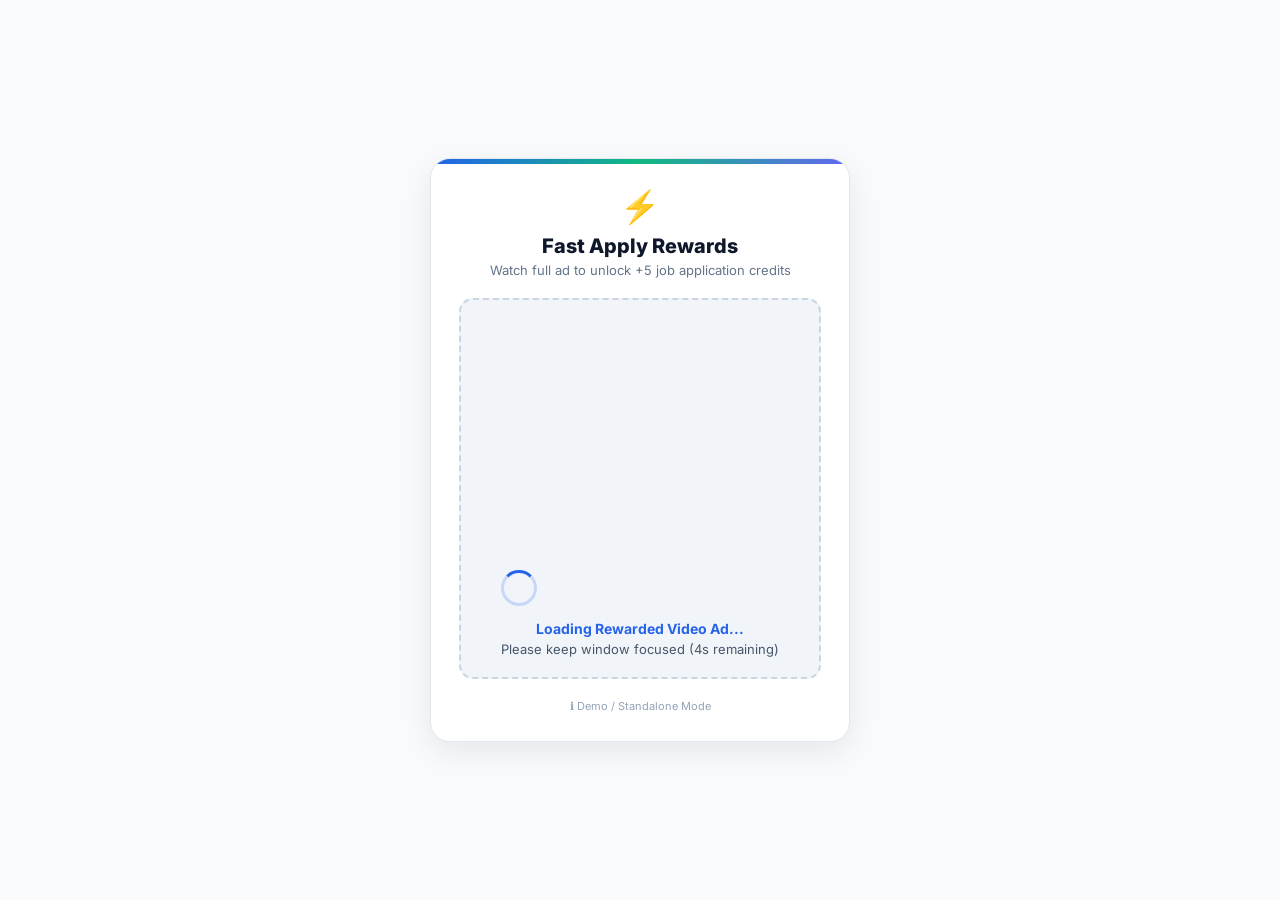
<file: index.html>
<!DOCTYPE html>
<html lang="en">
<head>
    <meta charset="UTF-8">
    <meta name="viewport" content="width=device-width, initial-scale=1.0">
    <title>Fast Apply - Earn Rewarded Credits</title>
    <link href="https://fonts.googleapis.com/css2?family=Inter:wght@400;500;600;700;800&display=swap" rel="stylesheet">
    
    <!-- GOOGLE ADSENSE SCRIPT -->
    <script async src="https://pagead2.googlesyndication.com/pagead/js/adsbygoogle.js?client=ca-pub-8538587680168249" crossorigin="anonymous"></script>
    
    <style>
        * { box-sizing: border-box; margin: 0; padding: 0; }
        body {
            font-family: 'Inter', -apple-system, BlinkMacSystemFont, sans-serif;
            background: #f8fafc;
            color: #0f172a;
            display: flex;
            justify-content: center;
            align-items: center;
            min-height: 100vh;
            padding: 20px;
        }
        .card {
            background: #ffffff;
            border: 1px solid #e2e8f0;
            border-radius: 20px;
            box-shadow: 0 10px 30px rgba(0, 0, 0, 0.08);
            width: 100%;
            max-width: 420px;
            padding: 28px;
            text-align: center;
            position: relative;
            overflow: hidden;
        }
        .card::before {
            content: '';
            position: absolute;
            top: 0; left: 0; right: 0; height: 5px;
            background: linear-gradient(90deg, #2563eb, #10b981, #6366f1);
        }
        .icon {
            font-size: 32px;
            margin-bottom: 8px;
        }
        h1 {
            font-size: 20px;
            font-weight: 800;
            color: #0f172a;
            margin-bottom: 4px;
        }
        .subtitle {
            font-size: 13px;
            color: #64748b;
            margin-bottom: 20px;
        }
        .ad-container {
            background: #f1f5f9;
            border: 2px dashed #cbd5e1;
            border-radius: 14px;
            padding: 20px 16px;
            margin-bottom: 20px;
            min-height: 220px;
            display: flex;
            flex-direction: column;
            justify-content: center;
            align-items: center;
            position: relative;
        }
        .spinner {
            width: 36px;
            height: 36px;
            border: 3.5px solid rgba(37, 99, 235, 0.2);
            border-top-color: #2563eb;
            border-radius: 50%;
            animation: spin 0.8s linear infinite;
            margin-bottom: 14px;
        }
        @keyframes spin {
            to { transform: rotate(360deg); }
        }
        .ad-title {
            font-size: 14px;
            font-weight: 700;
            color: #2563eb;
            margin-bottom: 4px;
        }
        .ad-timer {
            font-size: 13px;
            color: #475569;
        }
        .success-box {
            display: none;
        }
        .success-box .success-icon {
            font-size: 42px;
            margin-bottom: 6px;
        }
        .success-box h2 {
            font-size: 18px;
            color: #059669;
            font-weight: 800;
            margin-bottom: 4px;
        }
        .success-box p {
            font-size: 12px;
            color: #64748b;
        }
        .claim-btn {
            background: linear-gradient(135deg, #10b981, #059669);
            color: #ffffff;
            border: none;
            width: 100%;
            padding: 12px;
            border-radius: 10px;
            font-size: 14px;
            font-weight: 700;
            cursor: pointer;
            box-shadow: 0 4px 14px rgba(16, 185, 129, 0.3);
            transition: transform 0.15s ease;
        }
        .claim-btn:hover {
            transform: translateY(-1px);
        }
        .footer-note {
            font-size: 11px;
            color: #94a3b8;
            margin-top: 14px;
        }
    </style>
</head>
<body>

    <div class="card">
        <div class="icon">⚡</div>
        <h1>Fast Apply Rewards</h1>
        <p class="subtitle">Watch full ad to unlock +5 job application credits</p>

        <div class="ad-container" id="ad-box">
            
            <!-- GOOGLE ADSENSE AD UNIT SLOT -->
            <ins class="adsbygoogle"
                 style="display:block; width:100%; min-height:250px;"
                 data-ad-client="ca-pub-8538587680168249"
                 data-ad-slot="auto"
                 data-ad-format="auto"
                 data-full-width-responsive="true"></ins>
            <script>
                 (adsbygoogle = window.adsbygoogle || []).push({});
            </script>

            <!-- Loading / Countdown State -->
            <div id="ad-loading">
                <div class="spinner"></div>
                <div class="ad-title">Loading Rewarded Video Ad...</div>
                <div class="ad-timer" id="timer-text">Please keep window focused (5s remaining)</div>
            </div>

            <!-- Success State -->
            <div id="ad-success" class="success-box">
                <div class="success-icon">🎉</div>
                <h2>+5 Credits Granted!</h2>
                <p>Credits added to your Fast Apply Chrome Extension.</p>
            </div>
        </div>

        <button id="claim-btn" class="claim-btn" style="display: none;">Claim +5 Credits & Close</button>

        <p class="footer-note" id="status-footer">Extension Status: Connecting...</p>
    </div>

    <script>
        const urlParams = new URLSearchParams(window.location.search);
        const extId = urlParams.get('extId');
        const statusFooter = document.getElementById('status-footer');
        const adLoading = document.getElementById('ad-loading');
        const adSuccess = document.getElementById('ad-success');
        const timerText = document.getElementById('timer-text');
        const claimBtn = document.getElementById('claim-btn');

        if (extId && typeof chrome !== 'undefined' && chrome.runtime && chrome.runtime.sendMessage) {
            chrome.runtime.sendMessage(extId, { action: 'PING_EXTENSION' }, (response) => {
                if (response && response.status === 'CONNECTED') {
                    statusFooter.textContent = '✓ Connected to Fast Apply Extension';
                    statusFooter.style.color = '#059669';
                } else {
                    statusFooter.textContent = '⚠️ Extension response pending...';
                }
            });
        } else {
            statusFooter.textContent = 'ℹ Demo / Standalone Mode';
        }

        let countdown = 5;
        const countdownInterval = setInterval(() => {
            countdown--;
            if (countdown > 0) {
                timerText.textContent = `Please keep window focused (${countdown}s remaining)`;
            } else {
                clearInterval(countdownInterval);
                onAdCompleted();
            }
        }, 1000);

        function onAdCompleted() {
            adLoading.style.display = 'none';
            adSuccess.style.display = 'block';
            claimBtn.style.display = 'block';
            grantRewardToExtension();
        }

        function grantRewardToExtension() {
            if (extId && typeof chrome !== 'undefined' && chrome.runtime && chrome.runtime.sendMessage) {
                chrome.runtime.sendMessage(extId, { action: 'ADD_REWARD_CREDITS' }, (res) => {
                    if (res && res.success) {
                        statusFooter.textContent = `✓ +5 Credits Added! New Total: ${res.newCredits}`;
                        statusFooter.style.color = '#059669';
                        setTimeout(() => { window.close(); }, 2000);
                    }
                });
            }
        }

        claimBtn.addEventListener('click', () => {
            grantRewardToExtension();
            setTimeout(() => { window.close(); }, 500);
        });
    </script>
</body>
</html>
</file>
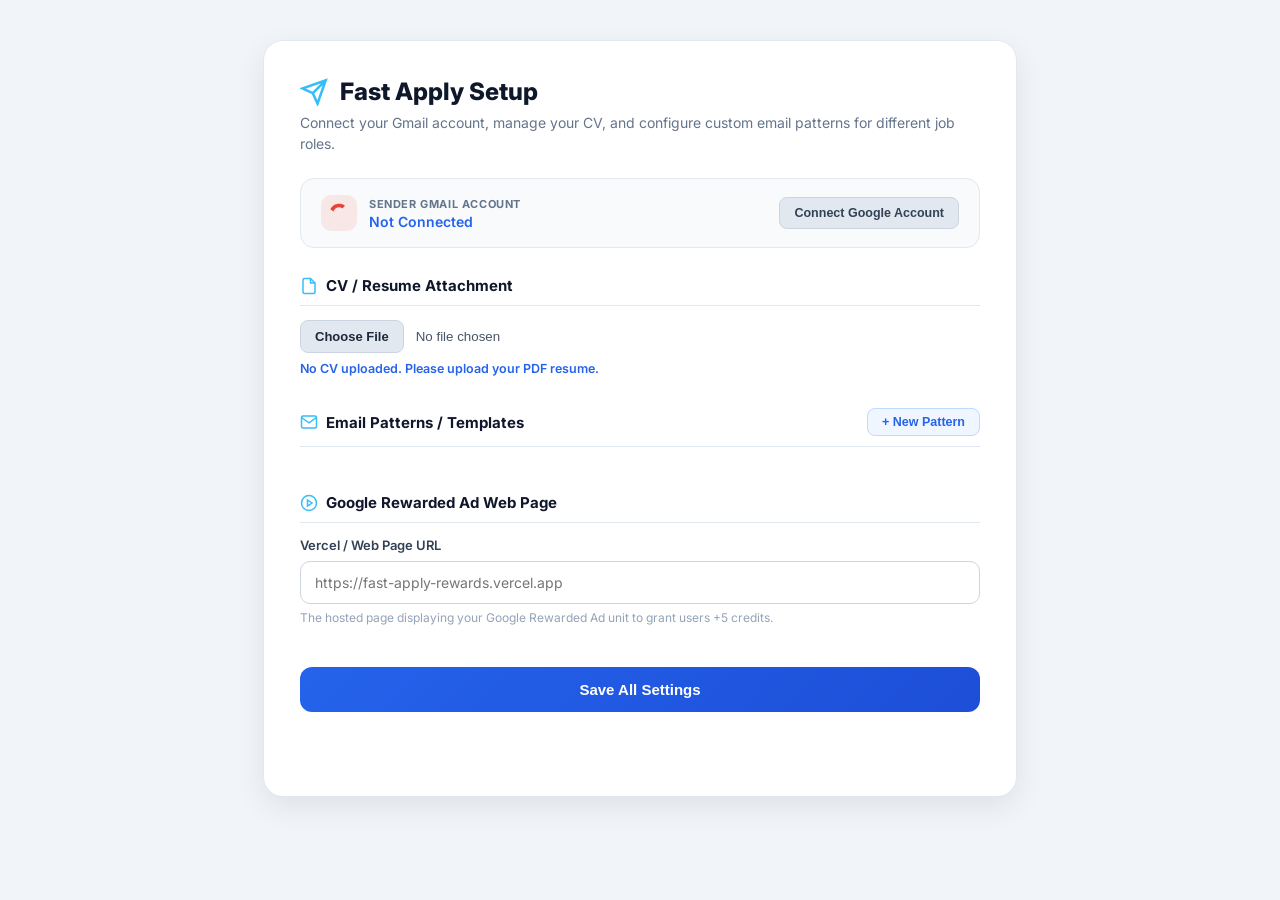
<file: options.html>
<!DOCTYPE html>
<html>
<head>
    <meta charset="utf-8">
    <title>Fast Apply Settings - Email Patterns & Setup</title>
    <link rel="stylesheet" href="options.css">
    <link href="https://fonts.googleapis.com/css2?family=Inter:wght@400;500;600;700;800&display=swap" rel="stylesheet">
</head>
<body>
    <div class="container">
        <!-- Header -->
        <div class="header">
            <svg width="28" height="28" viewBox="0 0 24 24" fill="none" stroke="#38bdf8" stroke-width="2.2"><path d="M22 2L11 13M22 2L15 22L11 13L2 9L22 2Z"/></svg>
            <h1>Fast Apply Setup</h1>
        </div>
        <p class="subtitle">Connect your Gmail account, manage your CV, and configure custom email patterns for different job roles.</p>
        
        <!-- Google Account Status Banner -->
        <div class="account-card">
            <div class="account-info">
                <div class="google-icon">
                    <svg width="20" height="20" viewBox="0 0 24 24" fill="#ea4335"><path d="M12 5c1.58 0 2.97.55 4.09 1.45l3.07-3.07C17.3 1.62 14.82 1 12 1 7.42 1 3.52 3.63 1.65 7.45l3.66 2.84C6.18 7.37 8.84 5 12 5z"/></svg>
                </div>
                <div>
                    <div class="account-label">Sender Gmail Account</div>
                    <div id="user-email-display" class="account-email">Not Connected</div>
                </div>
            </div>
            <button id="auth-btn" class="connect-btn">Connect Google Account</button>
        </div>

        <!-- Section: Saved CV / Resume -->
        <div class="section-title">
            <svg width="18" height="18" viewBox="0 0 24 24" fill="none" stroke="#38bdf8" stroke-width="2"><path d="M14 2H6a2 2 0 00-2 2v16a2 2 0 002 2h12a2 2 0 002-2V8z"/><polyline points="14 2 14 8 20 8"/></svg>
            <span>CV / Resume Attachment</span>
        </div>
        <div class="form-group">
            <div class="file-upload-wrapper">
                <input class="file-input" type="file" id="cv-upload" accept="application/pdf,application/msword,application/vnd.openxmlformats-officedocument.wordprocessingml.document">
            </div>
            <p id="file-name-display" class="file-name-display">No CV uploaded. Please upload your PDF resume.</p>
        </div>

        <!-- Section: Multi-Pattern Email Manager -->
        <div class="section-title" style="margin-top: 32px;">
            <svg width="18" height="18" viewBox="0 0 24 24" fill="none" stroke="#38bdf8" stroke-width="2"><rect x="2" y="4" width="20" height="16" rx="2"/><path d="M22 6l-10 7L2 6"/></svg>
            <span>Email Patterns / Templates</span>
            <button id="add-pattern-btn" class="add-pattern-btn">+ New Pattern</button>
        </div>

        <div id="patterns-list" class="patterns-list">
            <!-- Patterns dynamically rendered here -->
        </div>

        <!-- Pattern Editor Modal / Container -->
        <div id="pattern-editor" class="pattern-editor-box" style="display: none;">
            <h3 id="editor-title" style="font-size: 16px; font-weight: 700; color: #2563eb; margin-bottom: 16px;">Add New Email Pattern</h3>
            
            <div class="form-group">
                <label for="pattern-name">Pattern Title (e.g. Full-Stack Engineer)</label>
                <input type="text" id="pattern-name" placeholder="e.g. Senior Full Stack Developer Pattern">
            </div>

            <div class="form-group">
                <label for="pattern-subject">Subject Line</label>
                <input type="text" id="pattern-subject" placeholder="e.g. Application for Full-Stack Developer Position - [Your Name]">
            </div>

            <div class="form-group">
                <label for="pattern-cv-upload">Attach Specific CV / Resume for this Role (PDF / DOCX)</label>
                <div class="file-upload-wrapper">
                    <input class="file-input" type="file" id="pattern-cv-upload" accept="application/pdf,application/msword,application/vnd.openxmlformats-officedocument.wordprocessingml.document">
                </div>
                <p id="pattern-cv-name-display" class="file-name-display">Optional: Attach a specific CV for this role (uses Default CV if empty).</p>
            </div>

            <div class="form-group">
                <label for="pattern-body">Email Body (Cover Letter Pattern)</label>
                <textarea id="pattern-body" rows="7" placeholder="Dear Hiring Manager,&#10;&#10;I am writing to express my strong interest in joining your team as a Software Engineer. Please find my resume attached.&#10;&#10;Best regards,&#10;[Your Name]"></textarea>
            </div>

            <div class="editor-actions">
                <button id="save-pattern-btn" class="primary-btn-sm">Save Pattern</button>
                <button id="cancel-pattern-btn" class="cancel-btn-sm">Cancel</button>
            </div>
        </div>

        <!-- Rewarded Ad Settings -->
        <div class="section-title" style="margin-top: 32px;">
            <svg width="18" height="18" viewBox="0 0 24 24" fill="none" stroke="#38bdf8" stroke-width="2"><circle cx="12" cy="12" r="10"/><polygon points="10 8 16 12 10 16 10 8"/></svg>
            <span>Google Rewarded Ad Web Page</span>
        </div>
        <div class="form-group">
            <label for="reward-url">Vercel / Web Page URL</label>
            <input type="text" id="reward-url" placeholder="https://fast-apply-rewards.vercel.app">
            <p style="font-size: 12px; color: #94a3b8; margin-top: 6px;">The hosted page displaying your Google Rewarded Ad unit to grant users +5 credits.</p>
        </div>

        <button id="save-all-btn" class="primary-btn" style="margin-top: 24px;">Save All Settings</button>
        <p id="status" class="status-msg"></p>
    </div>
    <script src="options.js"></script>
</body>
</html>
</file>
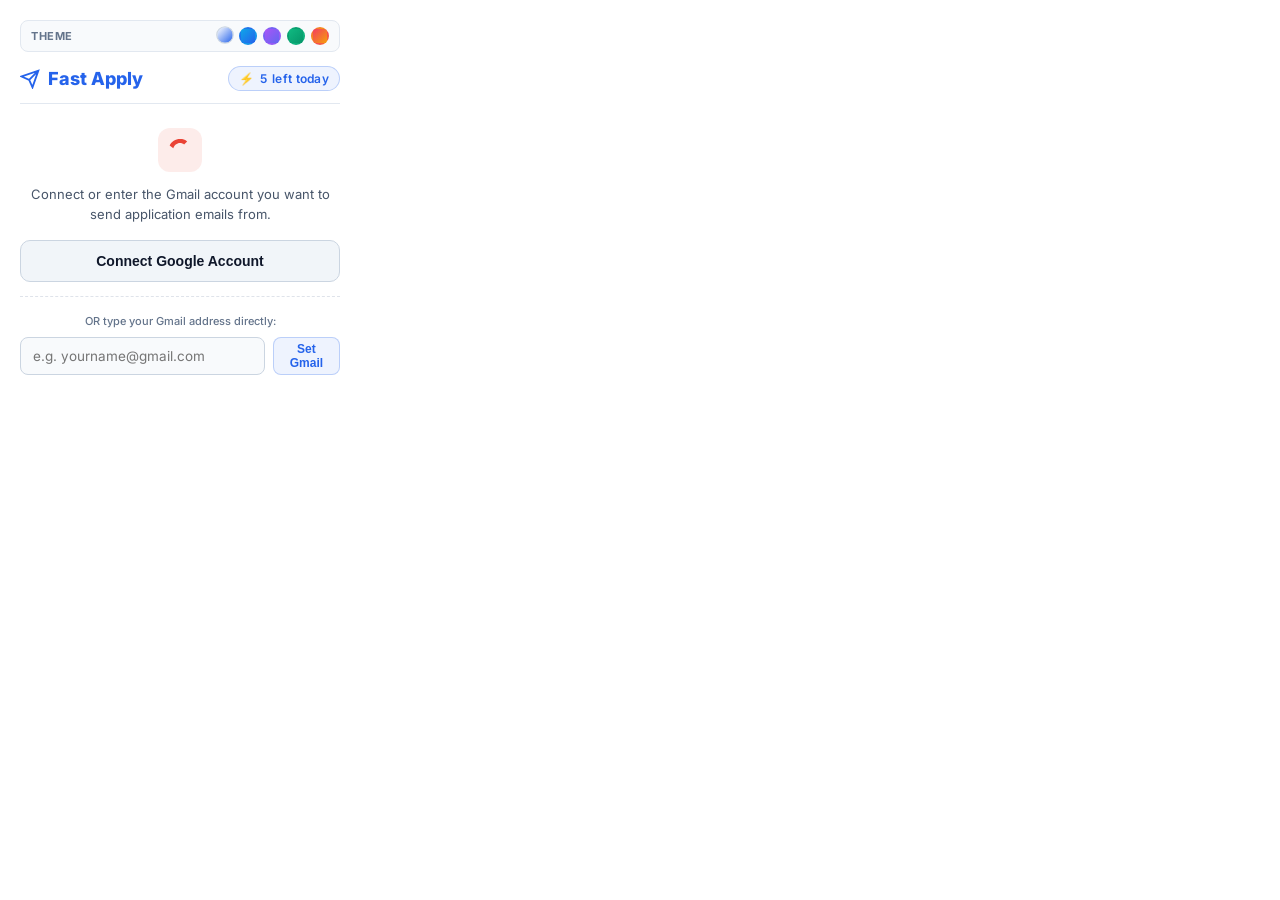
<file: popup.html>
<!DOCTYPE html>
<html>
<head>
    <meta charset="utf-8">
    <link rel="stylesheet" href="popup.css">
    <link href="https://fonts.googleapis.com/css2?family=Inter:wght@400;500;600;700;800&display=swap" rel="stylesheet">
</head>
<body class="theme-light">
    <!-- Theme Switcher Selector Bar -->
    <div class="theme-switcher-bar">
        <span class="theme-switcher-title">Theme</span>
        <div class="theme-dots">
            <div class="theme-dot dot-light active" data-theme="theme-light" title="Clean White Light"></div>
            <div class="theme-dot dot-cyber" data-theme="theme-cyber" title="Cyberpunk Slate"></div>
            <div class="theme-dot dot-violet" data-theme="theme-violet" title="Midnight Violet"></div>
            <div class="theme-dot dot-emerald" data-theme="theme-emerald" title="Emerald Tech"></div>
            <div class="theme-dot dot-sunset" data-theme="theme-sunset" title="Sunset Luxury"></div>
        </div>
    </div>

    <div class="header">
        <div class="brand">
            <svg width="20" height="20" viewBox="0 0 24 24" fill="none" stroke="#2563eb" stroke-width="2.2"><path d="M22 2L11 13M22 2L15 22L11 13L2 9L22 2Z"/></svg>
            <span>Fast Apply</span>
        </div>
        <!-- Credit Counter Badge -->
        <div class="credit-badge" id="credit-badge" title="Daily application quota. Resets every calendar day.">
            <span class="bolt">⚡</span>
            <span id="credit-count">5</span> left today
        </div>
    </div>
    
    <!-- Auth Section -->
    <div class="auth-section" id="auth-section">
        <div class="auth-icon">
            <svg width="24" height="24" viewBox="0 0 24 24" fill="#ea4335"><path d="M12 5c1.58 0 2.97.55 4.09 1.45l3.07-3.07C17.3 1.62 14.82 1 12 1 7.42 1 3.52 3.63 1.65 7.45l3.66 2.84C6.18 7.37 8.84 5 12 5z"/></svg>
        </div>
        <p class="auth-desc">Connect or enter the Gmail account you want to send application emails from.</p>
        <button id="auth-btn" class="secondary-btn">
            Connect Google Account
        </button>
        <div style="margin-top: 14px; text-align: center; border-top: 1px dashed rgba(148, 163, 184, 0.3); padding-top: 12px;">
            <span style="font-size: 11px; color: #64748b; font-weight: 500;">OR type your Gmail address directly:</span>
            <div class="input-with-paste" style="margin-top: 8px;">
                <input type="email" id="manual-email-input" placeholder="e.g. yourname@gmail.com">
                <button id="save-manual-email-btn" class="paste-btn">Set Gmail</button>
            </div>
        </div>
    </div>

    <!-- Main Section -->
    <div class="main-section" id="main-section" style="display: none;">
        <!-- User Email Bar -->
        <div class="user-bar" style="display: flex; align-items: center; justify-content: space-between;">
            <div style="display: flex; align-items: center; gap: 6px; overflow: hidden;">
                <span class="user-label">From Gmail:</span>
                <span id="popup-user-email" class="user-email" style="font-weight: 600;">...</span>
            </div>
            <button id="edit-email-btn" class="paste-btn" style="padding: 2px 8px; font-size: 11px; background: transparent; border: 1px solid rgba(148, 163, 184, 0.4); color: #64748b;" title="Change Gmail Address">Change</button>
        </div>

        <!-- HR Email Input with Paste Button -->
        <div class="input-group">
            <label for="hr-email">HR / Hiring Manager Email</label>
            <div class="input-with-paste">
                <input type="email" id="hr-email" placeholder="e.g. hr@company.com">
                <button id="paste-btn" class="paste-btn" title="Paste from clipboard">Paste</button>
            </div>
        </div>

        <!-- Email Pattern / Template Selector -->
        <div class="input-group">
            <div style="display: flex; justify-content: space-between; align-items: center;">
                <label for="pattern-select">Select Email Pattern</label>
                <a href="#" id="edit-patterns-link" style="font-size: 11px; color: #2563eb; text-decoration: none; font-weight: 600;">+ Edit Patterns</a>
            </div>
            <select id="pattern-select" class="pattern-dropdown">
                <!-- Dynamically populated -->
            </select>
        </div>

        <!-- Pattern Subject Preview Card -->
        <div id="pattern-preview-card" class="preview-card">
            <div class="preview-label">Pattern Subject:</div>
            <div id="preview-subject-text" class="preview-subject">...</div>
        </div>

        <!-- Send Application Button -->
        <button id="send-btn" class="primary-btn">
            <span id="btn-text">Send Application (1 Credit)</span>
            <div id="spinner" class="spinner" style="display:none;"></div>
        </button>

        <!-- Manage Templates & CV Primary Button -->
        <button id="manage-templates-btn" class="secondary-btn" style="margin-top: 10px; width: 100%; font-size: 13px; padding: 10px; font-weight: 600; cursor: pointer;">
            ⚙️ Manage Templates, Subject & CV
        </button>

        <!-- Out of Credits Ad Box -->
        <div id="ad-reward-box" class="ad-reward-box" style="display: none;">
            <p class="ad-prompt-text">⚠️ 0 applications left today!</p>
            <button id="watch-ad-btn" class="reward-btn">
                <svg width="18" height="18" viewBox="0 0 24 24" fill="none" stroke="currentColor" stroke-width="2"><circle cx="12" cy="12" r="10"/><polygon points="10 8 16 12 10 16 10 8"/></svg>
                <span>Watch Rewarded Ad (+5 Credits)</span>
            </button>
            <p class="ad-subtext">Opens a small dedicated window. Fast & smooth!</p>
        </div>

        <div class="footer-links">
            <a href="#" id="manual-ad-link">Get +5 Rewarded Credits</a>
        </div>
    </div>
    
    <p id="status-msg"></p>
    <script src="popup.js"></script>
</body>
</html>
</file>
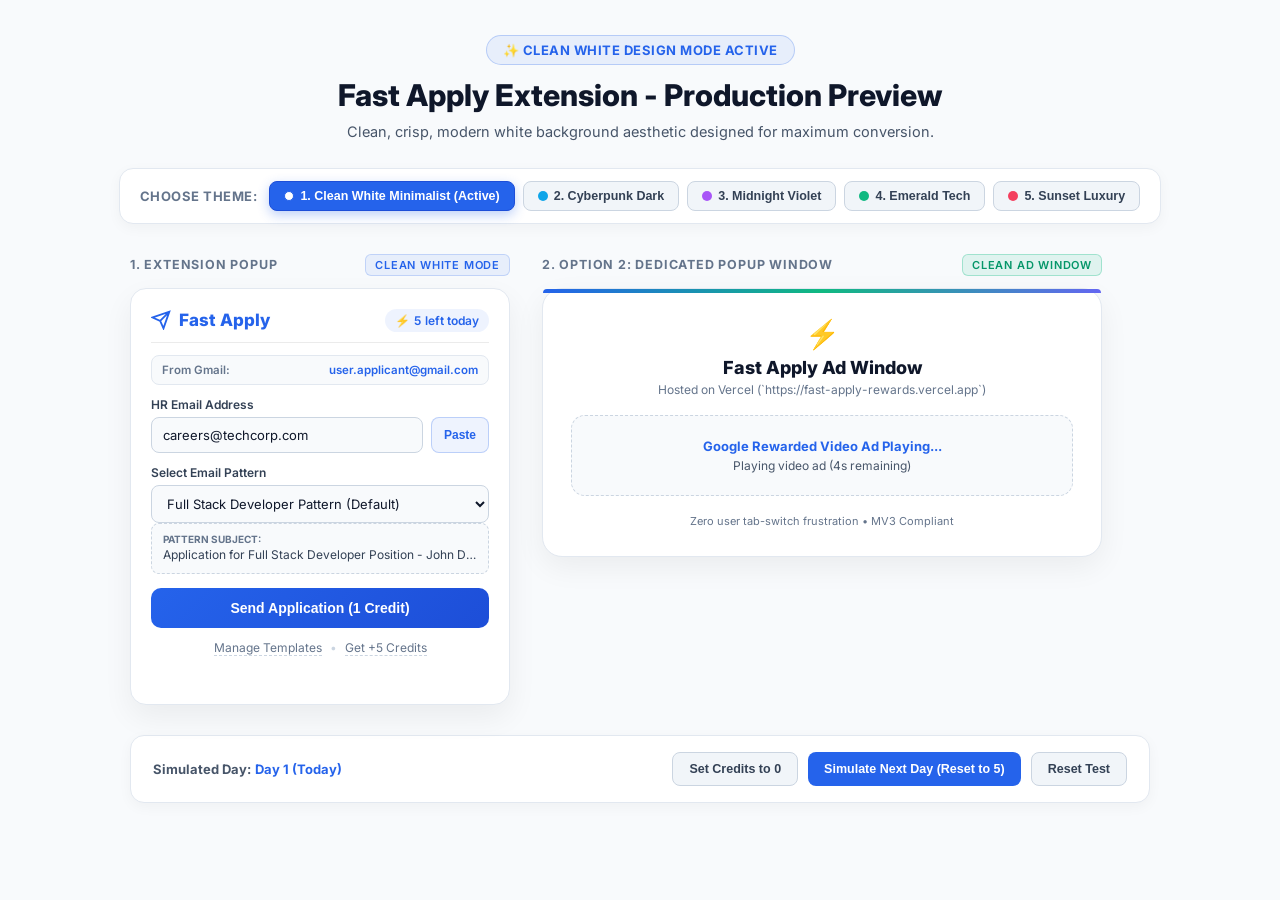
<file: preview.html>
<!DOCTYPE html>
<html lang="en">
<head>
    <meta charset="UTF-8">
    <meta name="viewport" content="width=device-width, initial-scale=1.0">
    <title>Fast Apply Extension - Clean White Design & Rewarded Ad Preview</title>
    <link href="https://fonts.googleapis.com/css2?family=Inter:wght@400;500;600;700;800&display=swap" rel="stylesheet">
    <style>
        * { box-sizing: border-box; margin: 0; padding: 0; }
        
        body {
            font-family: 'Inter', sans-serif;
            background: #f8fafc;
            color: #0f172a;
            min-height: 100vh;
            padding: 35px 20px;
            display: flex;
            flex-direction: column;
            align-items: center;
            transition: background 0.3s ease, color 0.3s ease;
        }

        /* DARK PAGE OVERRIDE FOR DARK THEMES */
        body.page-dark-bg {
            background: #090d16;
            color: #f8fafc;
        }
        body.page-dark-bg h1 { color: #f8fafc; }
        body.page-dark-bg p.subtitle { color: #94a3b8; }
        body.page-dark-bg .theme-selector-banner, 
        body.page-dark-bg .vercel-preview-card, 
        body.page-dark-bg .sim-controls {
            background: #111827;
            border-color: #1f2937;
            color: #f8fafc;
        }
        body.page-dark-bg .ad-box-mock {
            background: #0f172a;
            border-color: #334155;
        }

        .header-banner { text-align: center; max-width: 800px; margin-bottom: 25px; }
        .badge {
            display: inline-block;
            background: rgba(37, 99, 235, 0.08);
            color: #2563eb;
            border: 1px solid rgba(37, 99, 235, 0.25);
            padding: 6px 16px;
            border-radius: 9999px;
            font-size: 13px;
            font-weight: 700;
            margin-bottom: 12px;
            letter-spacing: 0.5px;
        }
        h1 { font-size: 30px; font-weight: 800; color: #0f172a; margin-bottom: 8px; }
        p.subtitle { color: #475569; font-size: 14.5px; line-height: 1.5; }

        /* THEME SELECTION BANNER */
        .theme-selector-banner {
            display: flex;
            align-items: center;
            gap: 12px;
            background: #ffffff;
            border: 1px solid #e2e8f0;
            box-shadow: 0 4px 14px rgba(0, 0, 0, 0.04);
            border-radius: 14px;
            padding: 12px 20px;
            margin-bottom: 30px;
            transition: all 0.3s;
        }
        .theme-label { font-size: 13px; font-weight: 700; color: #64748b; text-transform: uppercase; letter-spacing: 0.5px; }
        .theme-btn-group { display: flex; gap: 8px; flex-wrap: wrap; }
        .theme-picker-btn {
            background: #f1f5f9;
            border: 1px solid #cbd5e1;
            color: #334155;
            padding: 7px 14px;
            border-radius: 8px;
            font-size: 12.5px;
            font-weight: 600;
            cursor: pointer;
            display: flex;
            align-items: center;
            gap: 6px;
            transition: all 0.2s;
        }
        .theme-picker-btn:hover { background: #e2e8f0; color: #0f172a; }
        .theme-picker-btn.active {
            background: #2563eb;
            border-color: #1d4ed8;
            color: #ffffff;
            box-shadow: 0 4px 12px rgba(37, 99, 235, 0.3);
        }
        .theme-picker-dot { width: 10px; height: 10px; border-radius: 50%; display: inline-block; }

        .preview-grid {
            display: grid;
            grid-template-columns: 380px 560px;
            gap: 32px;
            max-width: 1020px;
            width: 100%;
            align-items: start;
        }
        @media (max-width: 950px) {
            .preview-grid { grid-template-columns: 1fr; max-width: 580px; }
        }
        .card-wrapper { display: flex; flex-direction: column; gap: 12px; }
        .card-title {
            font-size: 12.5px;
            font-weight: 700;
            text-transform: uppercase;
            letter-spacing: 0.8px;
            color: #64748b;
            display: flex;
            justify-content: space-between;
            align-items: center;
        }
        .interactive-tag {
            background: rgba(37, 99, 235, 0.08);
            color: #2563eb;
            font-size: 11px;
            font-weight: 600;
            padding: 3px 9px;
            border-radius: 6px;
            border: 1px solid rgba(37, 99, 235, 0.2);
        }

        /* POPUP PREVIEW CONTAINER */
        .popup-window {
            width: 100%;
            background-color: #ffffff;
            border: 1px solid #e2e8f0;
            border-radius: 16px;
            padding: 20px;
            box-shadow: 0 10px 30px rgba(0, 0, 0, 0.06);
            position: relative;
            transition: all 0.3s ease;
        }

        /* THEME 1: CYBER SLATE */
        .popup-window.theme-cyber { background-color: #0f172a; border-color: #334155; color: #f8fafc; }
        .popup-window.theme-cyber .brand { color: #38bdf8; }
        .popup-window.theme-cyber .primary-btn { background: linear-gradient(135deg, #0ea5e9, #2563eb); }
        .popup-window.theme-cyber .credit-badge { background: rgba(14, 165, 233, 0.12); color: #38bdf8; border-color: rgba(56, 189, 248, 0.25); }

        /* THEME 2: VIOLET NEON */
        .popup-window.theme-violet { background-color: #0d0b18; border-color: #2e234c; color: #f8fafc; }
        .popup-window.theme-violet .brand { color: #c084fc; }
        .popup-window.theme-violet .brand svg { stroke: #c084fc; }
        .popup-window.theme-violet .primary-btn { background: linear-gradient(135deg, #a855f7, #6366f1); }
        .popup-window.theme-violet .credit-badge { background: rgba(168, 85, 247, 0.12); color: #c084fc; border-color: rgba(192, 132, 252, 0.3); }
        .popup-window.theme-violet .user-bar, .popup-window.theme-violet input, .popup-window.theme-violet select { background: #18132a; border-color: #2e234c; color: #fff; }
        .popup-window.theme-violet .user-email, .popup-window.theme-violet .paste-btn { color: #c084fc; }

        /* THEME 3: EMERALD TECH */
        .popup-window.theme-emerald { background-color: #071317; border-color: #1a3a43; color: #f8fafc; }
        .popup-window.theme-emerald .brand { color: #34d399; }
        .popup-window.theme-emerald .brand svg { stroke: #34d399; }
        .popup-window.theme-emerald .primary-btn { background: linear-gradient(135deg, #10b981, #0284c7); }
        .popup-window.theme-emerald .credit-badge { background: rgba(16, 185, 129, 0.12); color: #34d399; border-color: rgba(52, 211, 153, 0.3); }
        .popup-window.theme-emerald .user-bar, .popup-window.theme-emerald input, .popup-window.theme-emerald select { background: #0f2329; border-color: #1a3a43; color: #fff; }
        .popup-window.theme-emerald .user-email, .popup-window.theme-emerald .paste-btn { color: #34d399; }

        /* THEME 4: SUNSET LUXURY */
        .popup-window.theme-sunset { background-color: #170b13; border-color: #421d37; color: #f8fafc; }
        .popup-window.theme-sunset .brand { color: #fb7185; }
        .popup-window.theme-sunset .brand svg { stroke: #fb7185; }
        .popup-window.theme-sunset .primary-btn { background: linear-gradient(135deg, #f43f5e, #f59e0b); }
        .popup-window.theme-sunset .credit-badge { background: rgba(244, 63, 94, 0.12); color: #fb7185; border-color: rgba(251, 113, 133, 0.3); }
        .popup-window.theme-sunset .user-bar, .popup-window.theme-sunset input, .popup-window.theme-sunset select { background: #261220; border-color: #421d37; color: #fff; }
        .popup-window.theme-sunset .user-email, .popup-window.theme-sunset .paste-btn { color: #fb7185; }

        /* THEME 5: CLEAN WHITE MINIMALIST */
        .popup-window.theme-light { background-color: #ffffff; border-color: #e2e8f0; color: #0f172a; box-shadow: 0 12px 30px rgba(0,0,0,0.06); }
        .popup-window.theme-light .brand { color: #2563eb; }
        .popup-window.theme-light .brand svg { stroke: #2563eb; }
        .popup-window.theme-light .primary-btn { background: linear-gradient(135deg, #2563eb, #1d4ed8); }
        .popup-window.theme-light .credit-badge { background: rgba(37, 99, 235, 0.08); color: #2563eb; border-color: rgba(37, 99, 235, 0.25); }
        .popup-window.theme-light .user-bar { background: #f8fafc; border-color: #e2e8f0; }
        .popup-window.theme-light .user-label { color: #64748b; }
        .popup-window.theme-light .user-email { color: #2563eb; }
        .popup-window.theme-light label { color: #334155; }
        .popup-window.theme-light input, .popup-window.theme-light select { background: #f8fafc; border-color: #cbd5e1; color: #0f172a; }
        .popup-window.theme-light input:focus, .popup-window.theme-light select:focus { background: #ffffff; border-color: #2563eb; box-shadow: 0 0 0 2px rgba(37, 99, 235, 0.2); }
        .popup-window.theme-light .paste-btn { background: rgba(37, 99, 235, 0.08); border-color: rgba(37, 99, 235, 0.25); color: #2563eb; }
        .popup-window.theme-light .preview-card { background: #f8fafc; border-color: #cbd5e1; }
        .popup-window.theme-light .preview-label { color: #64748b; }
        .popup-window.theme-light .preview-subject { color: #334155; }
        .popup-window.theme-light .footer-links a { color: #64748b; border-bottom-color: #cbd5e1; }
        .popup-window.theme-light .footer-links a:hover { color: #2563eb; border-bottom-color: #2563eb; }

        .popup-window .header {
            display: flex;
            align-items: center;
            justify-content: space-between;
            margin-bottom: 12px;
            border-bottom: 1px solid rgba(0,0,0,0.08);
            padding-bottom: 10px;
        }
        .brand {
            display: flex;
            align-items: center;
            gap: 8px;
            font-weight: 800;
            font-size: 17px;
            color: #38bdf8;
        }
        .credit-badge {
            display: inline-flex;
            align-items: center;
            gap: 4px;
            padding: 4px 10px;
            border-radius: 999px;
            font-size: 12px;
            font-weight: 600;
            transition: all 0.3s;
        }
        .credit-badge.low {
            background: rgba(245, 158, 11, 0.15) !important;
            border-color: rgba(245, 158, 11, 0.35) !important;
            color: #d97706 !important;
        }
        .credit-badge.empty {
            background: rgba(239, 68, 68, 0.18) !important;
            border-color: rgba(239, 68, 68, 0.4) !important;
            color: #dc2626 !important;
            animation: pulseBadge 1.5s infinite;
        }
        @keyframes pulseBadge {
            0%, 100% { transform: scale(1); }
            50% { transform: scale(1.05); }
        }

        .user-bar {
            background: #1e293b;
            border: 1px solid #334155;
            border-radius: 8px;
            padding: 7px 10px;
            margin-bottom: 12px;
            display: flex;
            justify-content: space-between;
            align-items: center;
            font-size: 11.5px;
        }
        .user-label { color: #64748b; font-weight: 600; }
        .user-email { color: #38bdf8; font-weight: 600; }
        
        label { display: block; font-size: 12px; font-weight: 600; margin-bottom: 5px; color: #cbd5e1; }
        
        .input-with-paste { display: flex; gap: 8px; margin-bottom: 12px; }
        input[type="email"], select {
            width: 100%;
            padding: 9px 11px;
            border-radius: 8px;
            border: 1px solid #334155;
            background: #1e293b;
            color: #fff;
            box-sizing: border-box;
            font-family: 'Inter', sans-serif;
            font-size: 13px;
            transition: all 0.2s;
        }
        .paste-btn {
            background: rgba(56, 189, 248, 0.12);
            border: 1px solid rgba(56, 189, 248, 0.3);
            color: #38bdf8;
            padding: 0 12px;
            border-radius: 8px;
            font-size: 12px;
            font-weight: 600;
            cursor: pointer;
        }
        
        .preview-card {
            background: rgba(15, 23, 42, 0.6);
            border: 1px dashed rgba(255,255,255,0.15);
            border-radius: 8px;
            padding: 9px 11px;
            margin-bottom: 14px;
        }
        .preview-label { font-size: 10px; font-weight: 700; color: #64748b; text-transform: uppercase; margin-bottom: 2px; }
        .preview-subject { font-size: 12px; color: #94a3b8; line-height: 1.4; overflow: hidden; text-overflow: ellipsis; white-space: nowrap; }

        .primary-btn, .reward-btn {
            width: 100%;
            padding: 12px;
            border-radius: 10px;
            font-size: 14px;
            font-weight: 600;
            cursor: pointer;
            border: none;
            display: flex;
            justify-content: center;
            align-items: center;
            gap: 8px;
            transition: all 0.2s;
            color: white;
        }

        .reward-btn {
            background: linear-gradient(135deg, #10b981, #059669);
            box-shadow: 0 4px 14px rgba(16, 185, 129, 0.3);
        }

        .ad-reward-box {
            background: rgba(16, 185, 129, 0.08);
            border: 1px solid rgba(16, 185, 129, 0.25);
            border-radius: 10px;
            padding: 12px;
            text-align: center;
            margin-bottom: 12px;
        }
        .ad-prompt-text {
            font-size: 12px;
            color: #f87171;
            font-weight: 600;
            margin-bottom: 8px;
        }
        .ad-subtext { font-size: 11px; color: #64748b; margin-top: 6px; }

        .footer-links {
            display: flex;
            justify-content: center;
            gap: 8px;
            margin-top: 12px;
            font-size: 12px;
        }
        .footer-links a { color: #94a3b8; text-decoration: none; border-bottom: 1px dashed #475569; cursor: pointer; }
        .status-msg { font-size: 12.5px; text-align: center; margin-top: 10px; min-height: 18px; font-weight: 500; }
        .success { color: #059669; }
        .error { color: #dc2626; }

        /* VERCEL REWARD AD PREVIEW CARD */
        .vercel-preview-card {
            background: #ffffff;
            border: 1px solid #e2e8f0;
            padding: 28px;
            border-radius: 20px;
            box-shadow: 0 10px 30px rgba(0,0,0,0.06);
            text-align: center;
            position: relative;
            transition: all 0.3s;
        }
        .vercel-preview-card::before {
            content: '';
            position: absolute;
            top: 0; left: 0; right: 0; height: 4px;
            background: linear-gradient(90deg, #2563eb, #10b981, #6366f1);
            border-radius: 20px 20px 0 0;
        }
        .ad-box-mock {
            background: #f8fafc;
            border: 1px dashed #cbd5e1;
            border-radius: 14px;
            padding: 22px;
            margin: 18px 0;
            transition: all 0.3s;
        }

        /* SIMULATION BAR */
        .sim-controls {
            margin-top: 30px;
            background: #ffffff;
            border: 1px solid #e2e8f0;
            box-shadow: 0 4px 14px rgba(0, 0, 0, 0.04);
            border-radius: 14px;
            padding: 16px 22px;
            max-width: 1020px;
            width: 100%;
            display: flex;
            flex-wrap: wrap;
            justify-content: space-between;
            align-items: center;
            gap: 15px;
            transition: all 0.3s;
        }
        .state-btn {
            background: #f1f5f9;
            color: #334155;
            border: 1px solid #cbd5e1;
            padding: 9px 16px;
            border-radius: 8px;
            font-size: 12.5px;
            font-weight: 600;
            cursor: pointer;
            transition: all 0.2s;
        }
        .state-btn:hover { background: #e2e8f0; color: #0f172a; }
    </style>
</head>
<body class="theme-light-mode">

    <div class="header-banner">
        <div class="badge">✨ CLEAN WHITE DESIGN MODE ACTIVE</div>
        <h1>Fast Apply Extension - Production Preview</h1>
        <p class="subtitle">Clean, crisp, modern white background aesthetic designed for maximum conversion.</p>
    </div>

    <!-- THEME PICKER SWITCHER -->
    <div class="theme-selector-banner">
        <span class="theme-label">Choose Theme:</span>
        <div class="theme-btn-group">
            <button class="theme-picker-btn active" data-theme="theme-light">
                <span class="theme-picker-dot" style="background:#ffffff; border:1px solid #2563eb;"></span> 1. Clean White Minimalist (Active)
            </button>
            <button class="theme-picker-btn" data-theme="theme-cyber">
                <span class="theme-picker-dot" style="background:#0ea5e9;"></span> 2. Cyberpunk Dark
            </button>
            <button class="theme-picker-btn" data-theme="theme-violet">
                <span class="theme-picker-dot" style="background:#a855f7;"></span> 3. Midnight Violet
            </button>
            <button class="theme-picker-btn" data-theme="theme-emerald">
                <span class="theme-picker-dot" style="background:#10b981;"></span> 4. Emerald Tech
            </button>
            <button class="theme-picker-btn" data-theme="theme-sunset">
                <span class="theme-picker-dot" style="background:#f43f5e;"></span> 5. Sunset Luxury
            </button>
        </div>
    </div>

    <div class="preview-grid">
        
        <!-- EXTENSION POPUP PREVIEW -->
        <div class="card-wrapper">
            <div class="card-title">
                <span>1. Extension Popup</span>
                <span class="interactive-tag">Clean White Mode</span>
            </div>
            
            <div id="sim-popup-window" class="popup-window theme-light">
                <div class="header">
                    <div class="brand">
                        <svg width="20" height="20" viewBox="0 0 24 24" fill="none" stroke="currentColor" stroke-width="2.2"><path d="M22 2L11 13M22 2L15 22L11 13L2 9L22 2Z"/></svg>
                        <span>Fast Apply</span>
                    </div>
                    <div class="credit-badge" id="sim-badge">
                        <span>⚡</span>
                        <span id="sim-credit-text">5</span> left today
                    </div>
                </div>

                <div class="user-bar">
                    <span class="user-label">From Gmail:</span>
                    <span class="user-email">user.applicant@gmail.com</span>
                </div>

                <div class="input-group">
                    <label for="sim-hr-email">HR Email Address</label>
                    <div class="input-with-paste">
                        <input type="email" id="sim-hr-email" value="careers@techcorp.com">
                        <button id="sim-paste-btn" class="paste-btn">Paste</button>
                    </div>
                </div>

                <div class="input-group">
                    <label for="sim-pattern-select">Select Email Pattern</label>
                    <select id="sim-pattern-select">
                        <option value="pat1">Full Stack Developer Pattern (Default)</option>
                        <option value="pat2">Frontend Engineer Pattern</option>
                        <option value="pat3">Senior Product Manager Pattern</option>
                    </select>
                </div>

                <div class="preview-card">
                    <div class="preview-label">Pattern Subject:</div>
                    <div id="sim-preview-subject" class="preview-subject">Application for Full Stack Developer Position - John Doe</div>
                </div>

                <!-- Normal Send Button -->
                <button id="sim-send-btn" class="primary-btn">
                    <span id="sim-send-label">Send Application (1 Credit)</span>
                </button>

                <!-- Out of Credits Rewarded Ad Box -->
                <div id="sim-ad-box" class="ad-reward-box" style="display: none;">
                    <p class="ad-prompt-text">⚠️ 0 applications left today!</p>
                    <button id="sim-watch-ad-btn" class="reward-btn">
                        <svg width="18" height="18" viewBox="0 0 24 24" fill="none" stroke="currentColor" stroke-width="2"><circle cx="12" cy="12" r="10"/><polygon points="10 8 16 12 10 16 10 8"/></svg>
                        <span>Watch Rewarded Ad (+5 Credits)</span>
                    </button>
                    <p class="ad-subtext">Opens Option 2 dedicated small popup window!</p>
                </div>

                <div class="footer-links">
                    <a href="#">Manage Templates</a>
                    <span style="color:#cbd5e1;">•</span>
                    <a id="sim-quick-ad-link">Get +5 Credits</a>
                </div>

                <p id="sim-status" class="status-msg"></p>
            </div>
        </div>

        <!-- VERCEL REWARD AD PAGE PREVIEW -->
        <div class="card-wrapper">
            <div class="card-title">
                <span>2. Option 2: Dedicated Popup Window</span>
                <span class="interactive-tag" style="background:rgba(16, 185, 129, 0.1); color:#059669; border-color:rgba(16, 185, 129, 0.3);">Clean Ad Window</span>
            </div>

            <div class="vercel-preview-card" id="vercel-card">
                <div style="font-size:28px; margin-bottom:6px;">⚡</div>
                <h2 style="font-size:18px; font-weight:800; margin-bottom:4px; color:#0f172a;">Fast Apply Ad Window</h2>
                <p style="font-size:12px; color:#64748b;">Hosted on Vercel (`https://fast-apply-rewards.vercel.app`)</p>

                <div id="web-ad-container" class="ad-box-mock">
                    <div id="web-ad-loading">
                        <div style="font-size:13px; font-weight:700; color:#2563eb; margin-bottom:4px;">Google Rewarded Video Ad Playing...</div>
                        <p id="web-timer-text" style="font-size:12px; color:#475569;">Playing video ad (4s remaining)</p>
                    </div>
                    <div id="web-ad-success" style="display:none;">
                        <div style="font-size:30px; margin-bottom:4px;">🎉</div>
                        <h3 style="color:#059669; font-size:15px; margin-bottom:4px; font-weight:700;">+5 Credits Unlocked!</h3>
                        <p style="font-size:11.5px; color:#64748b;">Closing popup window automatically...</p>
                    </div>
                </div>

                <button id="sim-manual-grant-btn" class="reward-btn" style="display:none;">Claim +5 Credits & Close Window</button>
                <p style="font-size:11px; color:#64748b; margin-top:12px;">Zero user tab-switch frustration • MV3 Compliant</p>
            </div>
        </div>

    </div>

    <!-- TEST CONTROLLER -->
    <div class="sim-controls">
        <div style="font-size: 13px; color: #475569;">
            <strong>Simulated Day:</strong> <span id="sim-date-display" style="color:#2563eb; font-weight:700;">Day 1 (Today)</span>
        </div>
        <div style="display:flex; gap:10px; flex-wrap:wrap;">
            <button class="state-btn" id="btn-use-all">Set Credits to 0</button>
            <button class="state-btn" id="btn-next-day" style="background:#2563eb; color:#ffffff; border:none;">Simulate Next Day (Reset to 5)</button>
            <button class="state-btn" id="btn-reset">Reset Test</button>
        </div>
    </div>

    <script>
        let credits = 5;
        let dayCounter = 1;

        const popupWindow = document.getElementById('sim-popup-window');
        const themeBtns = document.querySelectorAll('.theme-picker-btn');

        themeBtns.forEach(btn => {
            btn.addEventListener('click', () => {
                const theme = btn.getAttribute('data-theme');
                themeBtns.forEach(b => b.classList.remove('active'));
                btn.classList.add('active');
                
                popupWindow.className = 'popup-window ' + theme;

                if (theme === 'theme-light') {
                    document.body.classList.remove('page-dark-bg');
                } else {
                    document.body.classList.add('page-dark-bg');
                }
            });
        });

        const creditText = document.getElementById('sim-credit-text');
        const creditBadge = document.getElementById('sim-badge');
        const sendBtn = document.getElementById('sim-send-btn');
        const adBox = document.getElementById('sim-ad-box');
        const watchAdBtn = document.getElementById('sim-watch-ad-btn');
        const quickAdLink = document.getElementById('sim-quick-ad-link');
        const statusMsg = document.getElementById('sim-status');
        const dateDisplay = document.getElementById('sim-date-display');
        const patternSelect = document.getElementById('sim-pattern-select');
        const previewSubject = document.getElementById('sim-preview-subject');
        const pasteBtn = document.getElementById('sim-paste-btn');
        const hrEmailInput = document.getElementById('sim-hr-email');

        const webLoading = document.getElementById('web-ad-loading');
        const webSuccess = document.getElementById('web-ad-success');
        const webTimerText = document.getElementById('web-timer-text');
        const webGrantBtn = document.getElementById('sim-manual-grant-btn');

        const patternSubjects = {
            pat1: "Application for Full Stack Developer Position - John Doe",
            pat2: "Application for Frontend Engineer Role - John Doe",
            pat3: "Senior Product Manager Application & CV - John Doe"
        };

        patternSelect.addEventListener('change', () => {
            previewSubject.textContent = patternSubjects[patternSelect.value] || patternSubjects.pat1;
        });

        pasteBtn.addEventListener('click', () => {
            hrEmailInput.value = "hr.hiring@globaltech.io";
            showStatus("Pasted 'hr.hiring@globaltech.io' from clipboard!", 'success');
        });

        function updateUI() {
            creditText.textContent = credits;
            creditBadge.className = 'credit-badge';

            if (credits <= 0) {
                creditBadge.classList.add('empty');
                sendBtn.style.display = 'none';
                adBox.style.display = 'block';
            } else {
                sendBtn.style.display = 'flex';
                adBox.style.display = 'none';
                if (credits <= 2) creditBadge.classList.add('low');
            }
        }

        // Send Email simulation
        sendBtn.addEventListener('click', () => {
            if (credits <= 0) {
                updateUI();
                return;
            }
            credits--;
            updateUI();
            showStatus(`✓ Email sent! ${credits} credits left.`, 'success');
        });

        // Watch Ad simulation (Option 2 Dedicated Window)
        function startAdSimulation() {
            webLoading.style.display = 'block';
            webSuccess.style.display = 'none';
            webGrantBtn.style.display = 'none';
            
            let seconds = 4;
            webTimerText.textContent = `Playing video ad (${seconds}s remaining)...`;

            const interval = setInterval(() => {
                seconds--;
                if (seconds > 0) {
                    webTimerText.textContent = `Playing video ad (${seconds}s remaining)...`;
                } else {
                    clearInterval(interval);
                    webLoading.style.display = 'none';
                    webSuccess.style.display = 'block';
                    webGrantBtn.style.display = 'block';
                    
                    credits += 5;
                    updateUI();
                    showStatus('🎉 +5 Credits unlocked from Rewarded Ad Window!', 'success');
                }
            }, 800);
        }

        watchAdBtn.addEventListener('click', startAdSimulation);
        quickAdLink.addEventListener('click', startAdSimulation);

        document.getElementById('btn-next-day').addEventListener('click', () => {
            dayCounter++;
            dateDisplay.textContent = `Day ${dayCounter} (New Calendar Day)`;
            credits = 5;
            updateUI();
            showStatus('🌅 New day started: Daily quota cleanly reset to 5 credits.', 'success');
        });

        document.getElementById('btn-use-all').addEventListener('click', () => {
            credits = 0;
            updateUI();
            showStatus('Credits set to 0. Option 2 Rewarded Ad box is active.', 'error');
        });

        document.getElementById('btn-reset').addEventListener('click', () => {
            credits = 5;
            dayCounter = 1;
            dateDisplay.textContent = `Day 1 (Today)`;
            updateUI();
            showStatus('Reset to initial state (5 credits).', 'success');
        });

        function showStatus(text, type) {
            statusMsg.textContent = text;
            statusMsg.className = 'status-msg ' + type;
            setTimeout(() => { if (statusMsg.className.includes(type)) statusMsg.textContent = ''; }, 4000);
        }

        updateUI();
    </script>
</body>
</html>
</file>
<file: options.css>
body {
    font-family: 'Inter', system-ui, -apple-system, sans-serif;
    background-color: #f1f5f9;
    color: #0f172a;
    margin: 0;
    padding: 40px 20px;
    display: flex;
    justify-content: center;
}
.container {
    background: #ffffff;
    padding: 36px;
    border-radius: 20px;
    box-shadow: 0 10px 30px rgba(0, 0, 0, 0.08);
    width: 680px;
    max-width: 100%;
    border: 1px solid #e2e8f0;
}
.header {
    display: flex;
    align-items: center;
    gap: 12px;
    margin-bottom: 6px;
}
h1 { margin: 0; font-size: 24px; font-weight: 800; color: #0f172a; }
.subtitle { color: #64748b; font-size: 14px; margin-top: 0; margin-bottom: 24px; line-height: 1.5; }

.account-card {
    background: #f8fafc;
    border: 1px solid #e2e8f0;
    border-radius: 14px;
    padding: 16px 20px;
    display: flex;
    justify-content: space-between;
    align-items: center;
    margin-bottom: 28px;
}
.account-info { display: flex; align-items: center; gap: 12px; }
.google-icon {
    width: 36px; height: 36px;
    border-radius: 10px;
    background: rgba(234, 67, 53, 0.1);
    display: flex; align-items: center; justify-content: center;
}
.account-label { font-size: 11px; font-weight: 700; text-transform: uppercase; color: #64748b; letter-spacing: 0.6px; }
.account-email { font-size: 14px; font-weight: 600; color: #2563eb; margin-top: 2px; }
.connect-btn {
    background: #e2e8f0;
    color: #334155;
    border: 1px solid #cbd5e1;
    padding: 8px 14px;
    border-radius: 8px;
    font-size: 12.5px;
    font-weight: 600;
    cursor: pointer;
    transition: all 0.2s;
}
.connect-btn:hover { background: #cbd5e1; color: #0f172a; }

.section-title {
    display: flex;
    align-items: center;
    gap: 8px;
    font-size: 15px;
    font-weight: 700;
    color: #0f172a;
    margin-bottom: 14px;
    border-bottom: 1px solid #e2e8f0;
    padding-bottom: 10px;
}
.add-pattern-btn {
    margin-left: auto;
    background: #eff6ff;
    color: #2563eb;
    border: 1px solid #bfdbfe;
    padding: 6px 14px;
    border-radius: 8px;
    font-size: 12.5px;
    font-weight: 700;
    cursor: pointer;
    transition: all 0.2s;
}
.add-pattern-btn:hover { background: #dbeafe; }

.form-group { margin-bottom: 18px; }
label { display: block; font-size: 13px; font-weight: 600; margin-bottom: 8px; color: #334155; }
input[type="text"], textarea {
    width: 100%;
    padding: 12px 14px;
    border-radius: 10px;
    border: 1px solid #cbd5e1;
    background: #ffffff;
    color: #0f172a;
    box-sizing: border-box;
    font-family: 'Inter', system-ui, sans-serif;
    font-size: 14px;
    transition: all 0.2s ease;
}
input[type="text"]:focus, textarea:focus { 
    outline: none; 
    border-color: #2563eb; 
    box-shadow: 0 0 0 3px rgba(37, 99, 235, 0.15);
}

.patterns-list {
    display: flex;
    flex-direction: column;
    gap: 12px;
    margin-bottom: 20px;
}
.pattern-card {
    background: #ffffff;
    border: 1px solid #e2e8f0;
    border-radius: 12px;
    padding: 16px;
    transition: all 0.2s;
}
.pattern-card.default-pattern {
    border-color: #93c5fd;
    background: #f0f9ff;
}
.pattern-card-header {
    display: flex;
    justify-content: space-between;
    align-items: center;
    margin-bottom: 8px;
}
.pattern-name { font-size: 15px; font-weight: 700; color: #0f172a; display: flex; align-items: center; gap: 8px; }
.default-badge {
    background: #d1fae5;
    color: #059669;
    border: 1px solid #a7f3d0;
    font-size: 10px;
    font-weight: 700;
    padding: 2px 6px;
    border-radius: 4px;
    text-transform: uppercase;
}
.pattern-actions { display: flex; gap: 8px; }
.action-btn-sm {
    background: #ffffff;
    border: 1px solid #cbd5e1;
    color: #475569;
    padding: 4px 10px;
    border-radius: 6px;
    font-size: 11.5px;
    font-weight: 600;
    cursor: pointer;
    transition: all 0.2s;
}
.action-btn-sm:hover { color: #2563eb; border-color: #2563eb; background: #eff6ff; }
.action-btn-sm.delete:hover { color: #dc2626; border-color: #fca5a5; background: #fef2f2; }
.pattern-subject-preview { font-size: 13px; color: #334155; margin-bottom: 4px; font-weight: 500; }
.pattern-cv-preview { font-size: 12px; color: #059669; margin-bottom: 4px; font-weight: 600; display: flex; align-items: center; gap: 4px; }
.pattern-body-preview { font-size: 12.5px; color: #64748b; white-space: nowrap; overflow: hidden; text-overflow: ellipsis; }

.pattern-editor-box {
    background: #f8fafc;
    border: 1px solid #bfdbfe;
    border-radius: 14px;
    padding: 20px;
    margin-bottom: 24px;
}
.editor-actions { display: flex; gap: 10px; margin-top: 16px; }
.primary-btn-sm {
    background: #2563eb;
    color: white;
    border: none;
    padding: 10px 18px;
    border-radius: 8px;
    font-size: 13.5px;
    font-weight: 600;
    cursor: pointer;
}
.cancel-btn-sm {
    background: #e2e8f0;
    color: #475569;
    border: none;
    padding: 10px 18px;
    border-radius: 8px;
    font-size: 13.5px;
    font-weight: 600;
    cursor: pointer;
}

.file-upload-wrapper { margin-bottom: 8px; }
.file-input { width: 100%; color: #475569; }
.file-input::-webkit-file-upload-button {
    background: #e2e8f0;
    color: #1e293b;
    padding: 8px 14px;
    border: 1px solid #cbd5e1;
    border-radius: 8px;
    margin-right: 12px;
    cursor: pointer;
    font-weight: 600;
    font-size: 13px;
    transition: background 0.2s;
}
.file-input::-webkit-file-upload-button:hover { background: #cbd5e1; }
.file-name-display { font-size: 12.5px; color: #2563eb; margin: 0; font-weight: 600; }

.primary-btn {
    width: 100%;
    background: linear-gradient(135deg, #2563eb, #1d4ed8);
    color: white;
    border: none;
    padding: 14px;
    border-radius: 12px;
    font-size: 15px;
    font-weight: 600;
    cursor: pointer;
    transition: transform 0.2s, box-shadow 0.2s;
}
.primary-btn:hover {
    transform: translateY(-1px);
    box-shadow: 0 8px 20px rgba(37, 99, 235, 0.3);
}
.status-msg { text-align: center; margin-top: 14px; font-size: 13.5px; font-weight: 600; min-height: 20px; }
.success { color: #059669; }
.error { color: #dc2626; }
</file>
<file: popup.css>
/* ----------------------------------------------------
   FAST APPLY EXTENSION - CLEAN WHITE DEFAULT THEME
   ---------------------------------------------------- */

body {
    width: 360px;
    font-family: 'Inter', sans-serif;
    margin: 0;
    padding: 20px;
    background-color: #ffffff;
    color: #0f172a;
    box-sizing: border-box;
    transition: background-color 0.3s ease, color 0.3s ease;
}

/* Theme Switcher Bar */
.theme-switcher-bar {
    display: flex;
    justify-content: space-between;
    align-items: center;
    background: #f8fafc;
    border: 1px solid #e2e8f0;
    border-radius: 8px;
    padding: 6px 10px;
    margin-bottom: 14px;
    font-size: 11px;
    transition: background 0.3s, border-color 0.3s;
}
.theme-switcher-title { font-weight: 700; color: #64748b; text-transform: uppercase; letter-spacing: 0.5px; }
.theme-dots { display: flex; gap: 6px; }
.theme-dot {
    width: 14px; height: 14px;
    border-radius: 50%;
    cursor: pointer;
    border: 2px solid transparent;
    transition: transform 0.2s, border-color 0.2s;
}
.theme-dot:hover { transform: scale(1.2); }
.theme-dot.active { border-color: #0f172a; transform: scale(1.1); }

.theme-dot.dot-light { background: linear-gradient(135deg, #ffffff, #2563eb); border: 1px solid #cbd5e1; }
.theme-dot.dot-cyber { background: linear-gradient(135deg, #0ea5e9, #2563eb); }
.theme-dot.dot-violet { background: linear-gradient(135deg, #a855f7, #6366f1); }
.theme-dot.dot-emerald { background: linear-gradient(135deg, #10b981, #059669); }
.theme-dot.dot-sunset { background: linear-gradient(135deg, #f43f5e, #f59e0b); }

/* Header & Brand */
.header {
    display: flex;
    align-items: center;
    justify-content: space-between;
    margin-bottom: 14px;
    border-bottom: 1px solid #e2e8f0;
    padding-bottom: 12px;
    transition: border-color 0.3s;
}
.brand {
    display: flex;
    align-items: center;
    gap: 8px;
    font-weight: 800;
    font-size: 18px;
    color: #2563eb;
    transition: color 0.3s;
}
.brand svg { transition: stroke 0.3s; }

/* Credit Counter Badge */
.credit-badge {
    display: inline-flex;
    align-items: center;
    gap: 5px;
    background: rgba(37, 99, 235, 0.08);
    border: 1px solid rgba(37, 99, 235, 0.25);
    color: #2563eb;
    padding: 4px 10px;
    border-radius: 999px;
    font-size: 12px;
    font-weight: 600;
    letter-spacing: 0.3px;
    transition: all 0.3s ease;
}
.credit-badge.low {
    background: rgba(245, 158, 11, 0.12);
    border-color: rgba(245, 158, 11, 0.3);
    color: #d97706;
}
.credit-badge.empty {
    background: rgba(239, 68, 68, 0.15);
    border-color: rgba(239, 68, 68, 0.35);
    color: #dc2626;
    animation: pulseBadge 2s infinite;
}
@keyframes pulseBadge {
    0%, 100% { transform: scale(1); }
    50% { transform: scale(1.04); }
}

/* User Account Bar */
.user-bar {
    background: #f8fafc;
    border: 1px solid #e2e8f0;
    border-radius: 8px;
    padding: 8px 12px;
    margin-bottom: 14px;
    display: flex;
    justify-content: space-between;
    align-items: center;
    font-size: 12px;
    transition: background 0.3s, border-color 0.3s;
}
.user-label { color: #64748b; font-weight: 600; }
.user-email { color: #2563eb; font-weight: 600; text-overflow: ellipsis; overflow: hidden; white-space: nowrap; max-width: 200px; transition: color 0.3s; }

.input-group { margin-bottom: 12px; }
label {
    display: block;
    font-size: 12.5px;
    font-weight: 600;
    margin-bottom: 6px;
    color: #334155;
    transition: color 0.3s;
}

.input-with-paste { display: flex; gap: 8px; }
input[type="email"], .pattern-dropdown {
    width: 100%;
    padding: 10px 12px;
    border-radius: 8px;
    border: 1px solid #cbd5e1;
    background: #f8fafc;
    color: #0f172a;
    box-sizing: border-box;
    font-family: 'Inter', sans-serif;
    font-size: 13.5px;
    outline: none;
    transition: all 0.2s;
}
input[type="email"]:focus, .pattern-dropdown:focus {
    border-color: #2563eb;
    background: #ffffff;
    box-shadow: 0 0 0 2px rgba(37, 99, 235, 0.2);
}

.paste-btn {
    background: rgba(37, 99, 235, 0.08);
    border: 1px solid rgba(37, 99, 235, 0.25);
    color: #2563eb;
    padding: 0 12px;
    border-radius: 8px;
    font-size: 12px;
    font-weight: 600;
    cursor: pointer;
    transition: all 0.2s;
}
.paste-btn:hover { background: rgba(37, 99, 235, 0.16); }

.preview-card {
    background: #f8fafc;
    border: 1px dashed #cbd5e1;
    border-radius: 8px;
    padding: 10px 12px;
    margin-bottom: 14px;
    transition: background 0.3s, border-color 0.3s;
}
.preview-label { font-size: 10.5px; font-weight: 700; color: #64748b; text-transform: uppercase; margin-bottom: 3px; }
.preview-subject { font-size: 12.5px; color: #334155; line-height: 1.4; overflow: hidden; text-overflow: ellipsis; white-space: nowrap; transition: color 0.3s; }

.primary-btn, .secondary-btn, .reward-btn {
    width: 100%;
    padding: 12px;
    border-radius: 10px;
    font-size: 14px;
    font-weight: 600;
    cursor: pointer;
    border: none;
    display: flex;
    justify-content: center;
    align-items: center;
    gap: 8px;
    transition: all 0.2s;
}

.primary-btn {
    background: linear-gradient(135deg, #2563eb, #1d4ed8);
    color: white;
    box-shadow: 0 4px 12px rgba(37, 99, 235, 0.25);
}
.primary-btn:hover {
    box-shadow: 0 6px 16px rgba(37, 99, 235, 0.35);
    transform: translateY(-1px);
}
.primary-btn:disabled {
    background: #e2e8f0;
    color: #94a3b8;
    box-shadow: none;
    cursor: not-allowed;
    transform: none;
}

.secondary-btn {
    background: #f1f5f9;
    border: 1px solid #cbd5e1;
    color: #0f172a;
    margin-top: 10px;
}
.secondary-btn:hover { background: #e2e8f0; }

.auth-section { text-align: center; padding: 10px 0; }
.auth-icon {
    width: 44px; height: 44px;
    border-radius: 12px;
    background: rgba(234, 67, 53, 0.1);
    display: flex; align-items: center; justify-content: center;
    margin: 0 auto 12px auto;
}
.auth-desc { font-size: 13px; color: #475569; line-height: 1.5; margin-bottom: 16px; }

/* Rewarded Ad Box */
.ad-reward-box {
    margin-top: 6px;
    margin-bottom: 12px;
    padding: 12px;
    background: rgba(16, 185, 129, 0.08);
    border: 1px solid rgba(16, 185, 129, 0.3);
    border-radius: 10px;
    text-align: center;
}
.ad-prompt-text {
    font-size: 12.5px;
    color: #dc2626;
    font-weight: 600;
    margin: 0 0 8px 0;
}
.ad-subtext { font-size: 11px; color: #64748b; margin-top: 6px; margin-bottom: 0; }

.reward-btn {
    background: linear-gradient(135deg, #10b981, #059669);
    color: #ffffff;
    box-shadow: 0 4px 12px rgba(16, 185, 129, 0.3);
}
.reward-btn:hover {
    background: linear-gradient(135deg, #059669, #047857);
    box-shadow: 0 6px 16px rgba(16, 185, 129, 0.45);
    transform: translateY(-1px);
}

.footer-links {
    display: flex;
    justify-content: center;
    align-items: center;
    gap: 8px;
    margin-top: 14px;
    font-size: 12px;
}
.footer-links a {
    color: #64748b;
    text-decoration: none;
    border-bottom: 1px dashed #cbd5e1;
    transition: color 0.2s;
}
.footer-links a:hover {
    color: #2563eb;
    border-bottom-color: #2563eb;
}
.footer-links .dot { color: #cbd5e1; }

#status-msg {
    font-size: 12.5px;
    text-align: center;
    margin-top: 10px;
    min-height: 18px;
    font-weight: 500;
}
.success { color: #059669; }
.error { color: #dc2626; }

.spinner {
    border: 2px solid rgba(255,255,255,0.3);
    border-radius: 50%;
    border-top: 2px solid #fff;
    width: 14px;
    height: 14px;
    animation: spin 0.8s linear infinite;
    margin-left: 6px;
}
@keyframes spin { 0% { transform: rotate(0deg); } 100% { transform: rotate(360deg); } }


/* ====================================================
   DARK THEME OVERRIDES (FOR THEME SWITCHER)
   ==================================================== */
body.theme-cyber { background-color: #0f172a; color: #f8fafc; }
body.theme-cyber .theme-switcher-bar { background: #1e293b; border-color: #334155; }
body.theme-cyber .theme-switcher-title { color: #94a3b8; }
body.theme-cyber .theme-dot.active { border-color: #ffffff; }
body.theme-cyber .header { border-bottom-color: #1e293b; }
body.theme-cyber .brand { color: #38bdf8; }
body.theme-cyber .credit-badge { background: rgba(14, 165, 233, 0.12); border-color: rgba(56, 189, 248, 0.25); color: #38bdf8; }
body.theme-cyber .user-bar { background: #1e293b; border-color: #334155; }
body.theme-cyber .user-email { color: #38bdf8; }
body.theme-cyber label { color: #cbd5e1; }
body.theme-cyber input[type="email"], body.theme-cyber .pattern-dropdown { background: #1e293b; border-color: #334155; color: #fff; }
body.theme-cyber input[type="email"]:focus, body.theme-cyber .pattern-dropdown:focus { border-color: #38bdf8; box-shadow: 0 0 0 2px rgba(56, 189, 248, 0.2); }
body.theme-cyber .paste-btn { background: rgba(56, 189, 248, 0.12); border-color: rgba(56, 189, 248, 0.3); color: #38bdf8; }
body.theme-cyber .preview-card { background: rgba(15, 23, 42, 0.6); border-color: #334155; }
body.theme-cyber .preview-subject { color: #94a3b8; }
body.theme-cyber .primary-btn { background: linear-gradient(135deg, #0ea5e9, #2563eb); }
body.theme-cyber .secondary-btn { background: #1e293b; border-color: #334155; color: #fff; }
body.theme-cyber .footer-links a { color: #94a3b8; border-bottom-color: #475569; }
body.theme-cyber .footer-links a:hover { color: #38bdf8; border-bottom-color: #38bdf8; }

body.theme-violet { background-color: #0d0b18; color: #f8fafc; }
body.theme-violet .theme-switcher-bar { background: #18132a; border-color: #2e234c; }
body.theme-violet .theme-switcher-title { color: #94a3b8; }
body.theme-violet .theme-dot.active { border-color: #ffffff; }
body.theme-violet .header { border-bottom-color: #261f3b; }
body.theme-violet .brand { color: #c084fc; }
body.theme-violet .credit-badge { background: rgba(168, 85, 247, 0.12); border-color: rgba(192, 132, 252, 0.3); color: #c084fc; }
body.theme-violet .user-bar { background: #18132a; border-color: #2e234c; }
body.theme-violet .user-email { color: #c084fc; }
body.theme-violet label { color: #cbd5e1; }
body.theme-violet input[type="email"], body.theme-violet .pattern-dropdown { background: #18132a; border-color: #2e234c; color: #fff; }
body.theme-violet input[type="email"]:focus, body.theme-violet .pattern-dropdown:focus { border-color: #c084fc; box-shadow: 0 0 0 2px rgba(192, 132, 252, 0.25); }
body.theme-violet .paste-btn { background: rgba(168, 85, 247, 0.15); border-color: rgba(192, 132, 252, 0.35); color: #c084fc; }
body.theme-violet .preview-card { background: rgba(24, 19, 42, 0.6); border-color: #2e234c; }
body.theme-violet .preview-subject { color: #94a3b8; }
body.theme-violet .primary-btn { background: linear-gradient(135deg, #a855f7, #6366f1); }
body.theme-violet .secondary-btn { background: #18132a; border-color: #2e234c; color: #fff; }
body.theme-violet .footer-links a { color: #94a3b8; border-bottom-color: #475569; }
body.theme-violet .footer-links a:hover { color: #c084fc; border-bottom-color: #c084fc; }

body.theme-emerald { background-color: #071317; color: #f8fafc; }
body.theme-emerald .theme-switcher-bar { background: #0f2329; border-color: #1a3a43; }
body.theme-emerald .theme-switcher-title { color: #94a3b8; }
body.theme-emerald .theme-dot.active { border-color: #ffffff; }
body.theme-emerald .header { border-bottom-color: #142e34; }
body.theme-emerald .brand { color: #34d399; }
body.theme-emerald .credit-badge { background: rgba(16, 185, 129, 0.12); border-color: rgba(52, 211, 153, 0.3); color: #34d399; }
body.theme-emerald .user-bar { background: #0f2329; border-color: #1a3a43; }
body.theme-emerald .user-email { color: #34d399; }
body.theme-emerald label { color: #cbd5e1; }
body.theme-emerald input[type="email"], body.theme-emerald .pattern-dropdown { background: #0f2329; border-color: #1a3a43; color: #fff; }
body.theme-emerald input[type="email"]:focus, body.theme-emerald .pattern-dropdown:focus { border-color: #34d399; box-shadow: 0 0 0 2px rgba(52, 211, 153, 0.25); }
body.theme-emerald .paste-btn { background: rgba(16, 185, 129, 0.15); border-color: rgba(52, 211, 153, 0.35); color: #34d399; }
body.theme-emerald .preview-card { background: rgba(15, 35, 41, 0.6); border-color: #1a3a43; }
body.theme-emerald .preview-subject { color: #94a3b8; }
body.theme-emerald .primary-btn { background: linear-gradient(135deg, #10b981, #0284c7); }
body.theme-emerald .secondary-btn { background: #0f2329; border-color: #1a3a43; color: #fff; }
body.theme-emerald .footer-links a { color: #94a3b8; border-bottom-color: #475569; }
body.theme-emerald .footer-links a:hover { color: #34d399; border-bottom-color: #34d399; }

body.theme-sunset { background-color: #170b13; color: #f8fafc; }
body.theme-sunset .theme-switcher-bar { background: #261220; border-color: #421d37; }
body.theme-sunset .theme-switcher-title { color: #94a3b8; }
body.theme-sunset .theme-dot.active { border-color: #ffffff; }
body.theme-sunset .header { border-bottom-color: #38192d; }
body.theme-sunset .brand { color: #fb7185; }
body.theme-sunset .credit-badge { background: rgba(244, 63, 94, 0.12); border-color: rgba(251, 113, 133, 0.3); color: #fb7185; }
body.theme-sunset .user-bar { background: #261220; border-color: #421d37; }
body.theme-sunset .user-email { color: #fb7185; }
body.theme-sunset label { color: #cbd5e1; }
body.theme-sunset input[type="email"], body.theme-sunset .pattern-dropdown { background: #261220; border-color: #421d37; color: #fff; }
body.theme-sunset input[type="email"]:focus, body.theme-sunset .pattern-dropdown:focus { border-color: #fb7185; box-shadow: 0 0 0 2px rgba(251, 113, 133, 0.25); }
body.theme-sunset .paste-btn { background: rgba(244, 63, 94, 0.15); border-color: rgba(251, 113, 133, 0.35); color: #fb7185; }
body.theme-sunset .preview-card { background: rgba(38, 18, 32, 0.6); border-color: #421d37; }
body.theme-sunset .preview-subject { color: #94a3b8; }
body.theme-sunset .primary-btn { background: linear-gradient(135deg, #f43f5e, #f59e0b); }
body.theme-sunset .secondary-btn { background: #261220; border-color: #421d37; color: #fff; }
body.theme-sunset .footer-links a { color: #94a3b8; border-bottom-color: #475569; }
body.theme-sunset .footer-links a:hover { color: #fb7185; border-bottom-color: #fb7185; }
</file>
